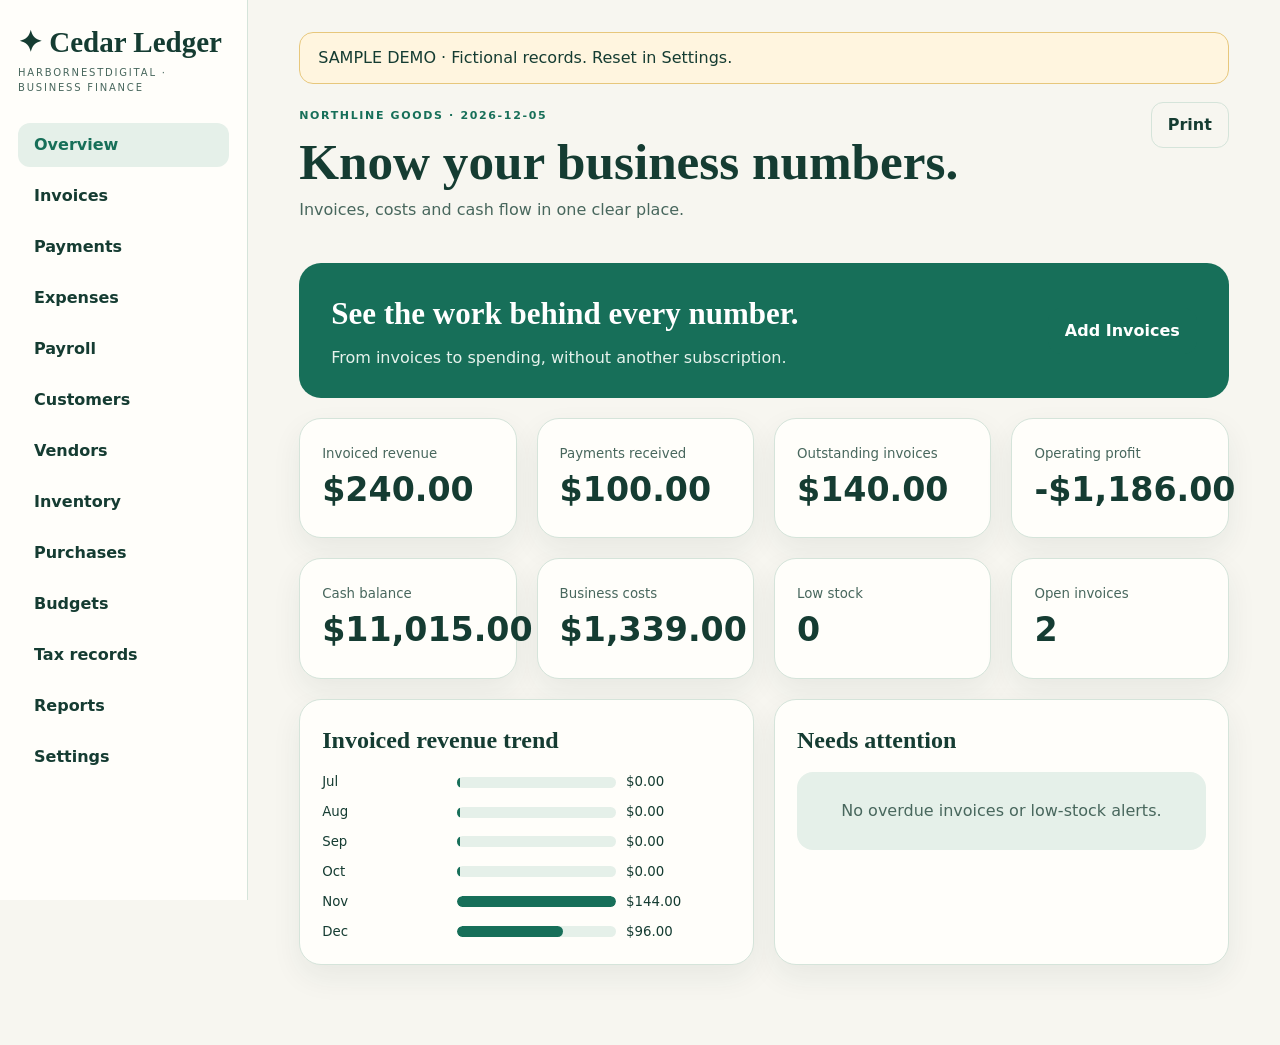
<file: index.html>
<!doctype html><html lang="en" data-demo="true"><head><meta charset="utf-8"><meta name="viewport" content="width=device-width,initial-scale=1"><meta name="theme-color" content="#e8f0e9"><meta name="description" content="Cedar Ledger — a private, offline multi-bookkeeping organizer by HarborNestDigital"><link rel="icon" href="icon-192.png"><link rel="manifest" href="manifest.webmanifest"><link rel="stylesheet" href="style.css"><title>Cedar Ledger Sample Demo | HarborNestDigital</title></head><body><div id="app"></div><dialog id="editor" aria-labelledby="modalTitle"><form id="entryForm"><header><h2 id="modalTitle">Add record</h2><button type="button" id="closeModal" aria-label="Close">×</button></header><div id="fields"></div><footer><button type="button" id="cancelModal">Cancel</button><button class="primary" type="submit">Save</button></footer></form></dialog><input id="restoreFile" type="file" accept=".json,application/json" hidden><script src="app.js" defer></script></body></html>
</file>
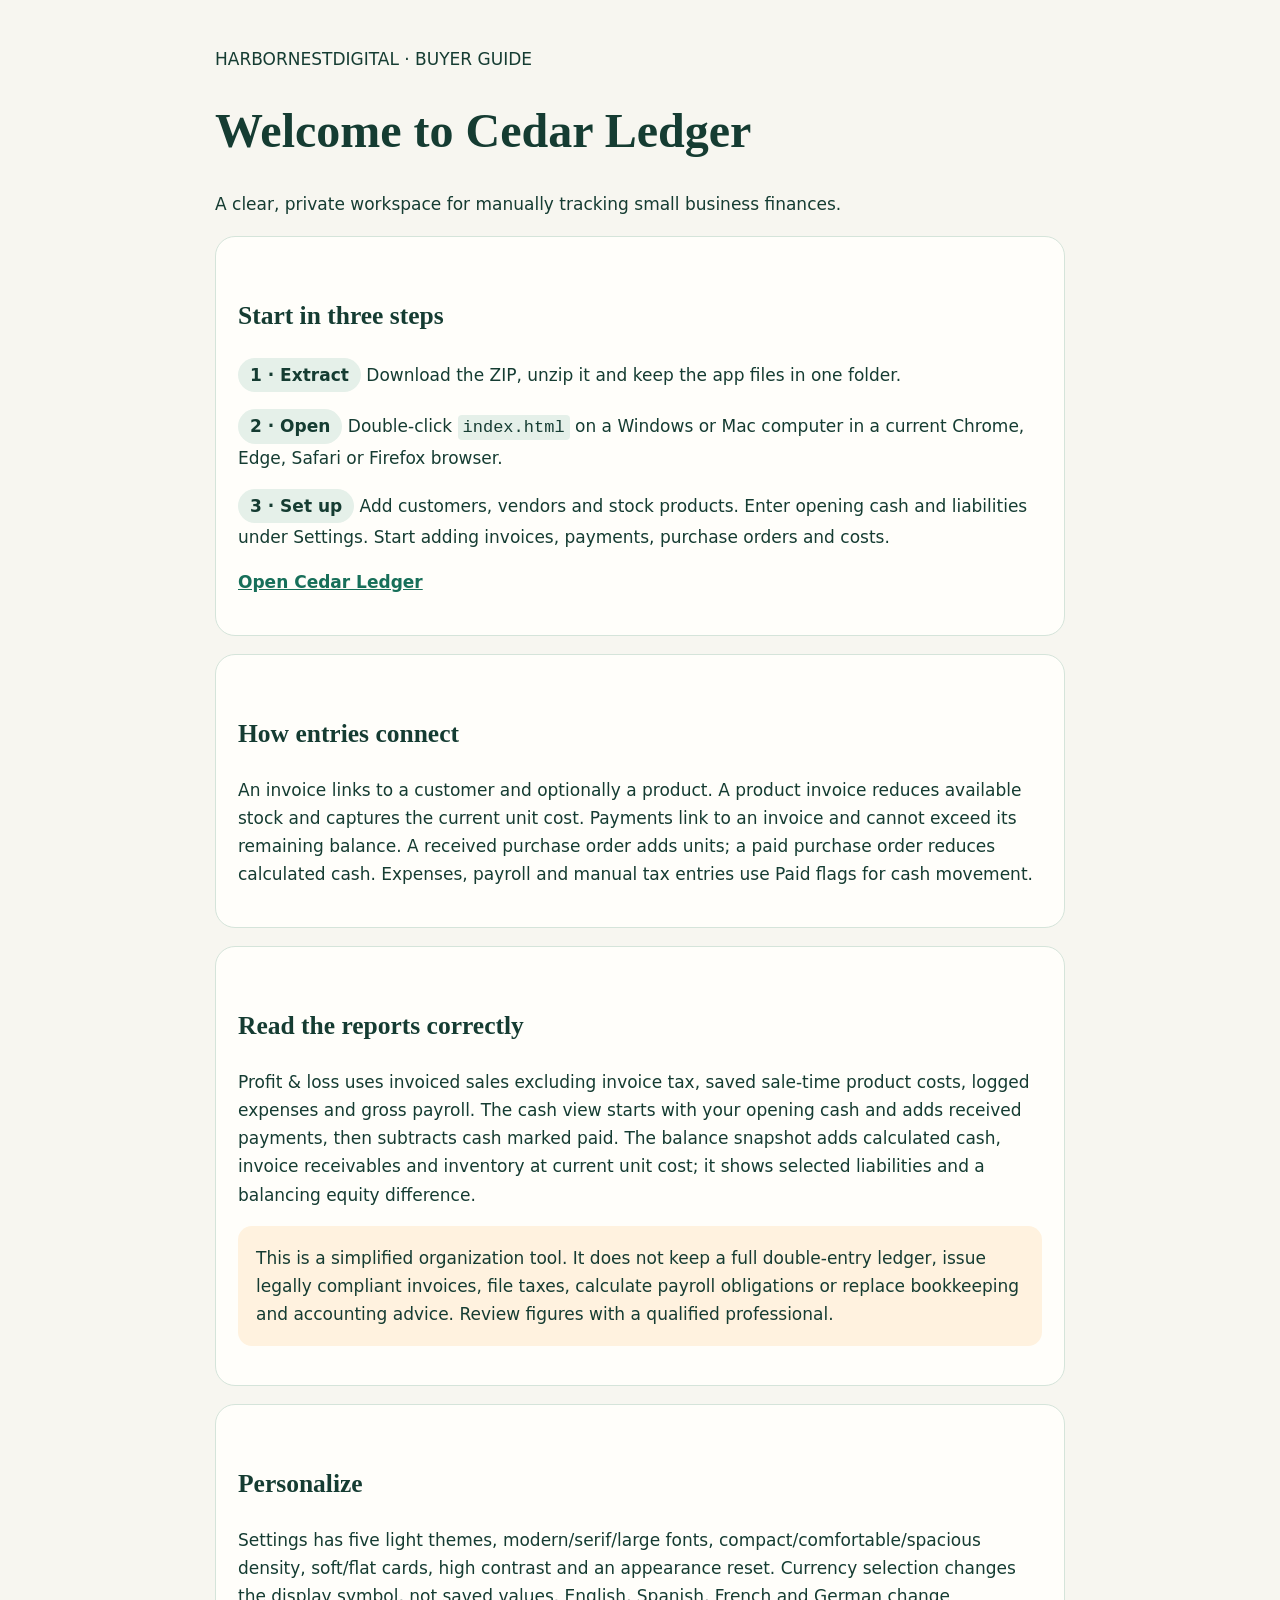
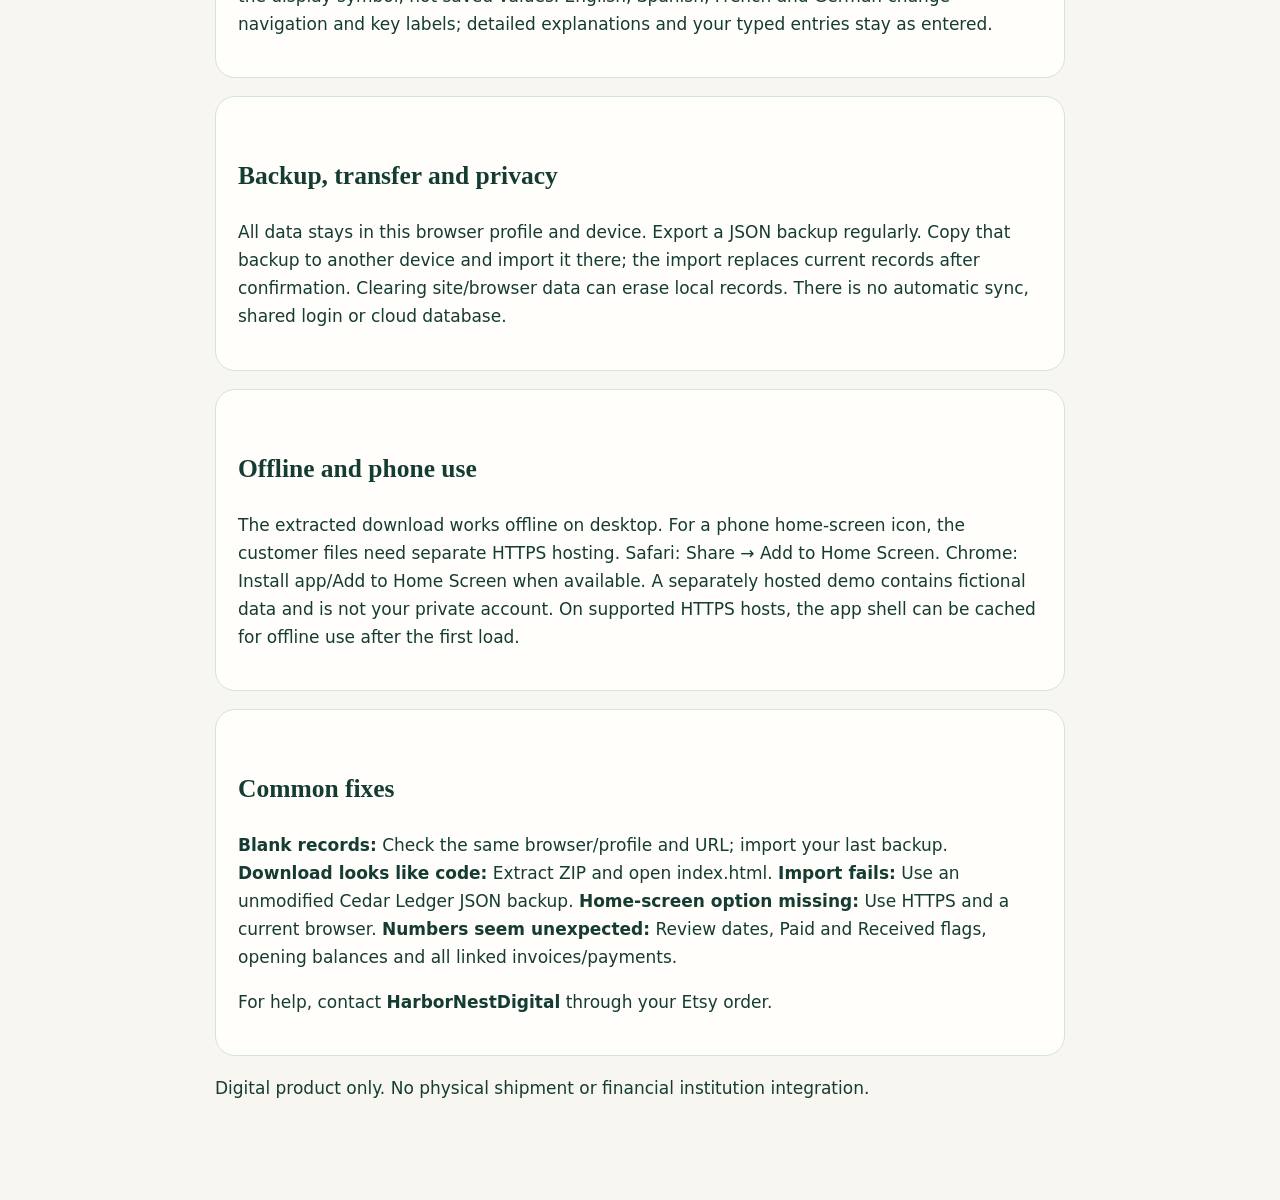
<file: README.html>
<!doctype html><html lang="en"><head><meta charset="utf-8"><meta name="viewport" content="width=device-width,initial-scale=1"><title>Cedar Ledger Buyer Guide</title><style>body{margin:0;background:#f7f6f0;color:#153c32;font:17px/1.65 system-ui}main{max-width:850px;margin:auto;padding:28px 20px 80px}h1,h2{font-family:Georgia,serif}h1{font-size:48px;line-height:1.1}h2{margin-top:36px}.card{background:#fffefa;border:1px solid #d5e4da;border-radius:20px;padding:22px;margin:18px 0}a{color:#176f59;font-weight:700}a:focus-visible{outline:3px solid #ae5c27}.step{display:inline-block;background:#e5f0e9;padding:3px 12px;border-radius:99px;font-weight:700}.notice{background:#fff2df;padding:18px;border-radius:14px}code{background:#e5f0e9;padding:3px 5px;border-radius:4px}</style></head><body><main><p>HARBORNESTDIGITAL · BUYER GUIDE</p><h1>Welcome to Cedar Ledger</h1><p>A clear, private workspace for manually tracking small business finances.</p><div class="card"><h2>Start in three steps</h2><p><span class="step">1 · Extract</span> Download the ZIP, unzip it and keep the app files in one folder.</p><p><span class="step">2 · Open</span> Double-click <code>index.html</code> on a Windows or Mac computer in a current Chrome, Edge, Safari or Firefox browser.</p><p><span class="step">3 · Set up</span> Add customers, vendors and stock products. Enter opening cash and liabilities under Settings. Start adding invoices, payments, purchase orders and costs.</p><p><a href="index.html">Open Cedar Ledger</a></p></div><div class="card"><h2>How entries connect</h2><p>An invoice links to a customer and optionally a product. A product invoice reduces available stock and captures the current unit cost. Payments link to an invoice and cannot exceed its remaining balance. A received purchase order adds units; a paid purchase order reduces calculated cash. Expenses, payroll and manual tax entries use Paid flags for cash movement.</p></div><div class="card"><h2>Read the reports correctly</h2><p>Profit &amp; loss uses invoiced sales excluding invoice tax, saved sale-time product costs, logged expenses and gross payroll. The cash view starts with your opening cash and adds received payments, then subtracts cash marked paid. The balance snapshot adds calculated cash, invoice receivables and inventory at current unit cost; it shows selected liabilities and a balancing equity difference.</p><p class="notice">This is a simplified organization tool. It does not keep a full double-entry ledger, issue legally compliant invoices, file taxes, calculate payroll obligations or replace bookkeeping and accounting advice. Review figures with a qualified professional.</p></div><div class="card"><h2>Personalize</h2><p>Settings has five light themes, modern/serif/large fonts, compact/comfortable/spacious density, soft/flat cards, high contrast and an appearance reset. Currency selection changes the display symbol, not saved values. English, Spanish, French and German change navigation and key labels; detailed explanations and your typed entries stay as entered.</p></div><div class="card"><h2>Backup, transfer and privacy</h2><p>All data stays in this browser profile and device. Export a JSON backup regularly. Copy that backup to another device and import it there; the import replaces current records after confirmation. Clearing site/browser data can erase local records. There is no automatic sync, shared login or cloud database.</p></div><div class="card"><h2>Offline and phone use</h2><p>The extracted download works offline on desktop. For a phone home-screen icon, the customer files need separate HTTPS hosting. Safari: Share → Add to Home Screen. Chrome: Install app/Add to Home Screen when available. A separately hosted demo contains fictional data and is not your private account. On supported HTTPS hosts, the app shell can be cached for offline use after the first load.</p></div><div class="card"><h2>Common fixes</h2><p><strong>Blank records:</strong> Check the same browser/profile and URL; import your last backup. <strong>Download looks like code:</strong> Extract ZIP and open index.html. <strong>Import fails:</strong> Use an unmodified Cedar Ledger JSON backup. <strong>Home-screen option missing:</strong> Use HTTPS and a current browser. <strong>Numbers seem unexpected:</strong> Review dates, Paid and Received flags, opening balances and all linked invoices/payments.</p><p>For help, contact <strong>HarborNestDigital</strong> through your Etsy order.</p></div><p>Digital product only. No physical shipment or financial institution integration.</p></main></body></html>
</file>
<file: style.css>
:root{--bg:#f7f6f0;--surface:#fffefa;--ink:#153c32;--muted:#48675d;--line:#d5e4da;--accent:#176f59;--soft:#e5f0e9;--peach:#f9dfcc;--lavender:#ece6f6;--gold:#f4e7bb;--shadow:0 12px 30px #173c3212;--radius:22px;--gap:20px;--font:system-ui,-apple-system,BlinkMacSystemFont,'Segoe UI',sans-serif}*{box-sizing:border-box}html{scroll-behavior:smooth}body{margin:0;background:var(--bg);color:var(--ink);font-family:var(--font);font-size:16px;line-height:1.5}button,input,select,textarea{font:inherit}button{cursor:pointer;border:1px solid var(--line);background:var(--surface);color:var(--ink);border-radius:12px;min-height:44px;padding:10px 16px;font-weight:700}button:hover{filter:brightness(.96)}button:focus-visible,input:focus-visible,select:focus-visible,textarea:focus-visible,a:focus-visible{outline:3px solid #ae5c27;outline-offset:3px}.primary{background:var(--accent);border-color:var(--accent);color:#fff}.danger{color:#a13728}.ghost{background:transparent}.app{display:grid;grid-template-columns:248px minmax(0,1fr);min-height:100vh}.sidebar{padding:27px 18px;background:var(--surface);border-right:1px solid var(--line);position:sticky;top:0;height:100vh;overflow-y:auto}.brand{font-family:Georgia,serif;font-size:29px;font-weight:700;line-height:1.05}.byline{color:var(--muted);font-size:10px;letter-spacing:.18em;margin:8px 0 28px}.nav{display:grid;gap:7px}.nav button{text-align:left;border:0;background:transparent;font-weight:650}.nav button[aria-current=page],.mobile-nav button[aria-current=page]{background:var(--soft);color:var(--accent)}main{padding:32px clamp(20px,4vw,60px) 80px;min-width:0;max-width:1700px;width:100%;margin:auto}.top{display:flex;justify-content:space-between;gap:14px;align-items:start;margin-bottom:25px}.eyebrow{text-transform:uppercase;letter-spacing:.15em;font-size:11px;font-weight:800;color:var(--accent)}h1,h2,h3,p{margin-top:0}h1{font-family:Georgia,serif;font-size:clamp(34px,4vw,54px);line-height:1.1;margin:8px 0}h2{font-family:Georgia,serif;font-size:24px;margin-bottom:14px}.muted,.top p{color:var(--muted)}.hero{background:var(--accent);color:#fff;border-radius:var(--radius);padding:28px 32px;display:flex;justify-content:space-between;align-items:center;gap:20px;margin-bottom:20px}.hero h2{font-size:31px;margin:0}.hero p{margin:8px 0 0;color:#e6f2ec}.notice{padding:13px 18px;background:#fff5df;border:1px solid #e7c77c;border-radius:14px;margin:0 0 18px}.grid{display:grid;grid-template-columns:repeat(2,minmax(0,1fr));gap:var(--gap)}.metrics{display:grid;grid-template-columns:repeat(4,minmax(0,1fr));gap:var(--gap);margin-bottom:var(--gap)}.card,.metric{background:var(--surface);border:1px solid var(--line);border-radius:var(--radius);padding:22px;box-shadow:var(--shadow);min-width:0}.metric strong{display:block;font-size:clamp(24px,2.6vw,38px);line-height:1.1;margin:7px 0}.metric small{color:var(--muted)}.toolbar{display:flex;flex-wrap:wrap;gap:10px;align-items:center;margin:0 0 20px}.toolbar input,.toolbar select{max-width:300px}.pill,.tag{display:inline-flex;align-items:center;padding:4px 10px;background:var(--soft);border-radius:99px;font-size:12px;font-weight:800;color:var(--ink)}.pill.warn,.tag.warn{background:#ffe4d4;color:#753516}.pill.good{background:#dcefe0;color:#205734}.row{display:flex;align-items:center;justify-content:space-between;gap:12px;padding:15px 0;border-bottom:1px solid var(--line)}.row:last-child{border:0}.row strong{display:block;overflow-wrap:anywhere}.row small{display:block;color:var(--muted)}.actions{display:flex;gap:6px;flex-wrap:wrap;flex-shrink:0}.actions button{min-height:38px;padding:7px 10px;font-size:13px}.empty{padding:27px;text-align:center;background:var(--soft);border-radius:16px;color:var(--muted)}.progress{height:11px;background:var(--soft);border-radius:99px;overflow:hidden;margin:10px 0}.progress span{display:block;height:100%;background:var(--accent);border-radius:99px}.project-card{cursor:pointer}.project-card h2{margin:10px 0 5px}.project-card:hover{border-color:var(--accent)}.project-card:focus-visible{outline:3px solid #ae5c27}.card-head{display:flex;justify-content:space-between;gap:10px;align-items:start}.small{font-size:13px;color:var(--muted)}.bar-chart{display:flex;align-items:end;gap:12px;height:195px;border-bottom:1px solid var(--line);margin-top:12px}.bar-col{flex:1;min-width:0;text-align:center;color:var(--muted);font-size:12px}.bar-col div{height:var(--h);min-height:3px;background:var(--accent);border-radius:6px 6px 0 0}.bar-col small{display:block;white-space:nowrap;overflow:hidden;text-overflow:ellipsis}.setting-grid{display:grid;grid-template-columns:repeat(2,minmax(0,1fr));gap:12px}label{display:block;font-weight:650;color:var(--ink)}input,select,textarea{width:100%;background:var(--surface);color:var(--ink);border:1px solid #9eb5a9;border-radius:10px;min-height:44px;padding:10px 12px;margin-top:5px}textarea{min-height:90px;resize:vertical}.check{display:flex;align-items:center;gap:8px}.check input{width:auto;min-height:auto}.mobile-nav{display:none}dialog{border:1px solid var(--line);border-radius:22px;box-shadow:0 25px 80px #123a3355;width:min(570px,calc(100vw - 24px));max-height:min(88vh,850px);overflow:auto;background:var(--surface);color:var(--ink);padding:0}dialog::backdrop{background:#10372d99}dialog header,dialog footer{padding:18px 22px;display:flex;align-items:center;justify-content:space-between;gap:10px;background:var(--soft)}dialog header h2{margin:0}#fields{padding:20px 22px;display:grid;gap:13px}dialog footer{justify-content:flex-end}.sep{border:0;border-top:1px solid var(--line);margin:21px 0}body[data-theme=peach]{--bg:#fff8f0;--surface:#fffdfa;--ink:#543824;--muted:#785945;--line:#ead8c4;--accent:#94542e;--soft:#fcebdc}body[data-theme=lavender]{--bg:#f8f6fc;--surface:#fff;--ink:#332e52;--muted:#5a5473;--line:#dfd9ef;--accent:#584988;--soft:#ece8f5}body[data-theme=blue]{--bg:#f3f8fb;--surface:#fff;--ink:#183949;--muted:#436478;--line:#d2e1ea;--accent:#206986;--soft:#e1eff5}body[data-theme=olive]{--bg:#f8f8ef;--surface:#fffffa;--ink:#344126;--muted:#5d6848;--line:#dee3c9;--accent:#536a34;--soft:#edf0df}body[data-font=serif]{--font:Georgia,'Times New Roman',serif}body[data-font=large]{font-size:18px}body[data-density=compact]{--gap:12px}body[data-density=compact] .card,body[data-density=compact] .metric{padding:15px}body[data-density=spacious]{--gap:28px}body[data-density=spacious] .card,body[data-density=spacious] .metric{padding:30px}body[data-cards=flat]{--shadow:none;--radius:9px}body[data-contrast=high]{--muted:var(--ink);--line:var(--ink)}body[data-contrast=high] .primary{background:#064a39}body[data-contrast=high] .card,body[data-contrast=high] .metric{border-width:2px}@media(max-width:940px){.metrics{grid-template-columns:repeat(2,minmax(0,1fr))}.app{grid-template-columns:190px minmax(0,1fr)}.sidebar{padding:20px 10px}}@media(max-width:700px){.app{display:block}.sidebar{display:none}main{padding:18px 16px 104px}.mobile-nav{display:flex;position:fixed;bottom:0;left:0;right:0;z-index:10;background:var(--surface);border-top:1px solid var(--line);padding:7px max(7px,env(safe-area-inset-right)) calc(7px + env(safe-area-inset-bottom));gap:3px}.mobile-nav button{flex:1;border:0;background:transparent;font-size:11px;padding:5px 1px;min-height:52px}.top{align-items:start}.top .ghost{min-width:55px}.grid{grid-template-columns:1fr}.metrics{gap:9px}.metric{padding:15px}.metric strong{font-size:24px}.hero{padding:22px}.hero h2{font-size:25px}.row{align-items:start}.actions{display:grid;grid-template-columns:1fr 1fr}.setting-grid{grid-template-columns:1fr}}@media(max-width:390px){.metrics{grid-template-columns:1fr 1fr}.row{flex-direction:column}.actions{display:flex}.toolbar input{max-width:100%}}@media print{.sidebar,.mobile-nav,.top button,.actions,.toolbar button,.notice{display:none!important}.app{display:block}main{padding:0;max-width:none}.card,.metric{break-inside:avoid;box-shadow:none}body{background:white}}
.nav button{width:100%;min-width:0}.mobile-nav button{min-width:0;white-space:nowrap;overflow:hidden;text-overflow:ellipsis}
.money-positive{color:#176f59}.money-negative{color:#9a3f30}.kpi-pair{display:flex;justify-content:space-between;gap:10px;align-items:center}.record-title{font-weight:750}.overline{font-size:11px;letter-spacing:.12em;text-transform:uppercase;color:var(--muted)}.chart-lines{display:grid;gap:10px}.chart-row{display:grid;grid-template-columns:125px minmax(0,1fr) 105px;gap:10px;align-items:center}.chart-row .progress{margin:0}.grid-3{display:grid;grid-template-columns:repeat(3,minmax(0,1fr));gap:var(--gap)}@media(max-width:850px){.grid-3{grid-template-columns:1fr}.chart-row{grid-template-columns:80px minmax(0,1fr) 78px;font-size:12px}}@media(max-width:700px){.mobile-nav{overflow-x:auto;justify-content:flex-start}.mobile-nav button{flex:0 0 72px}}
</file>
